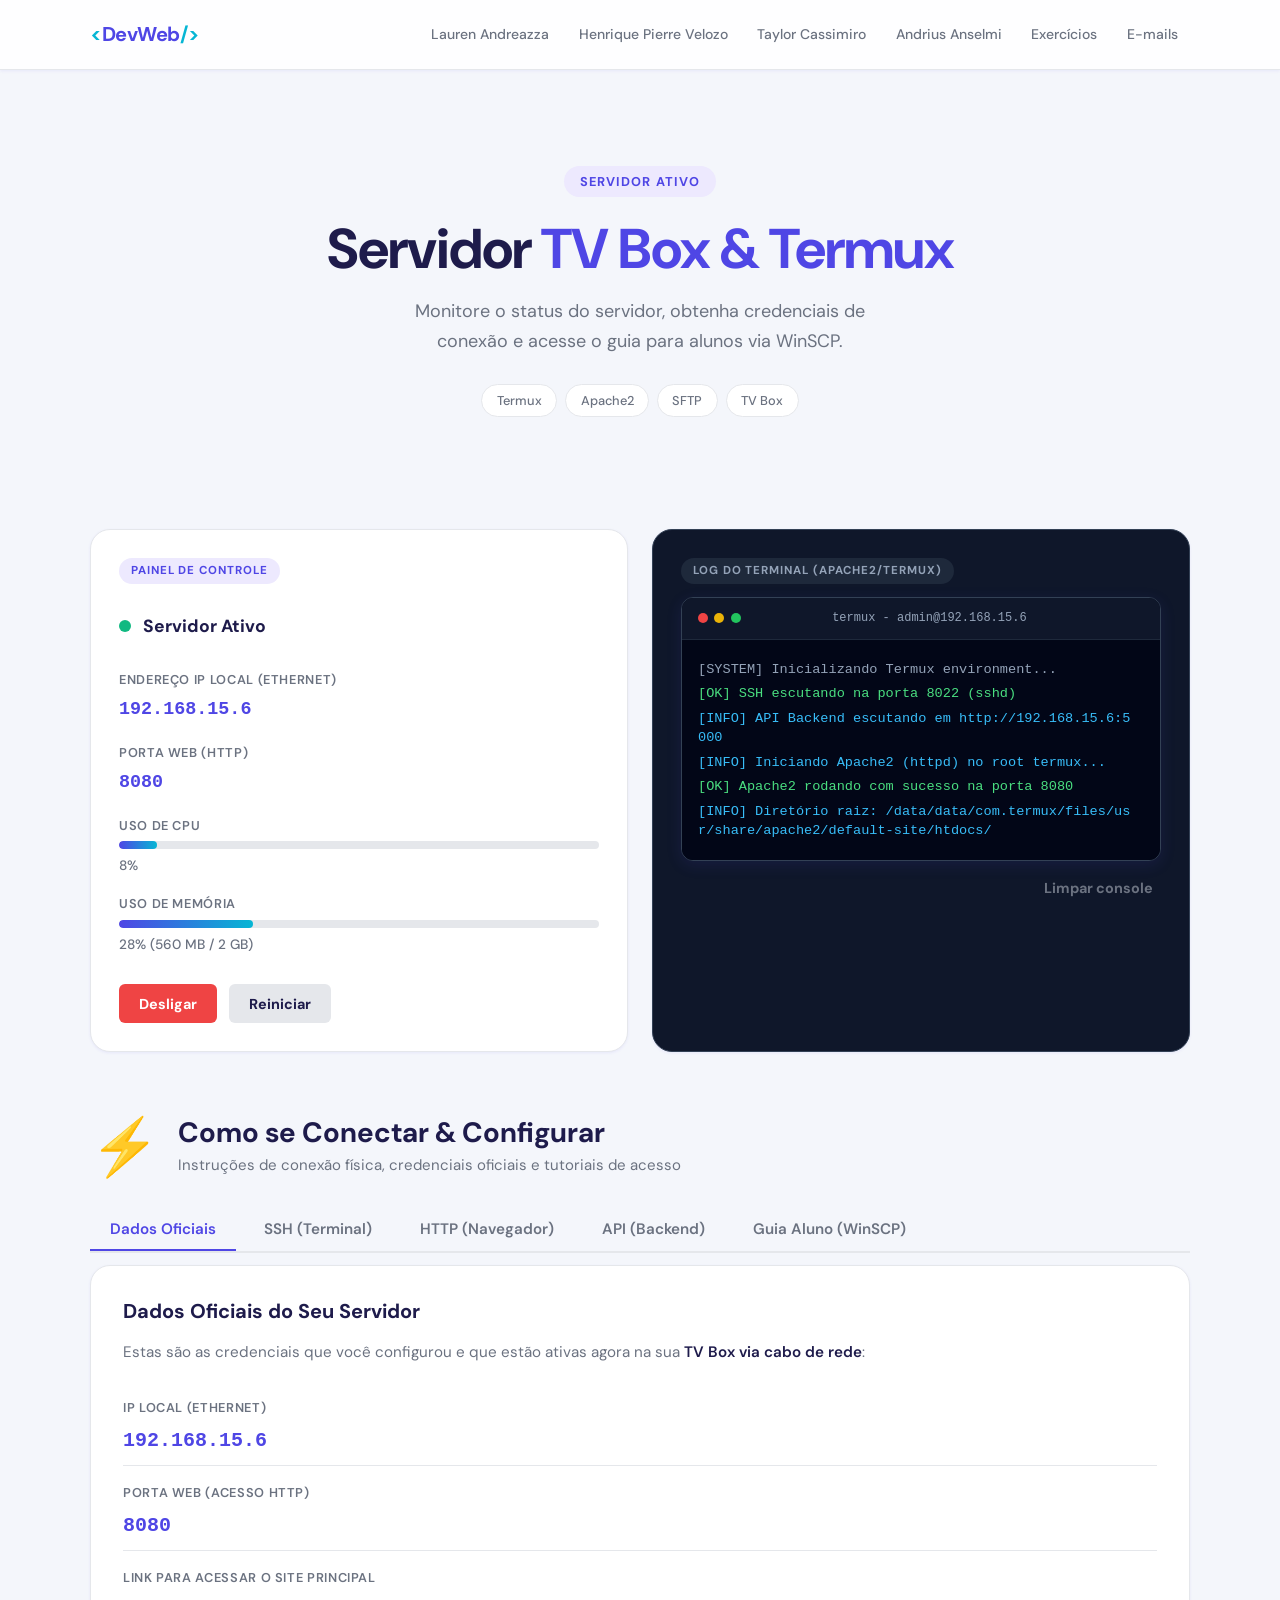
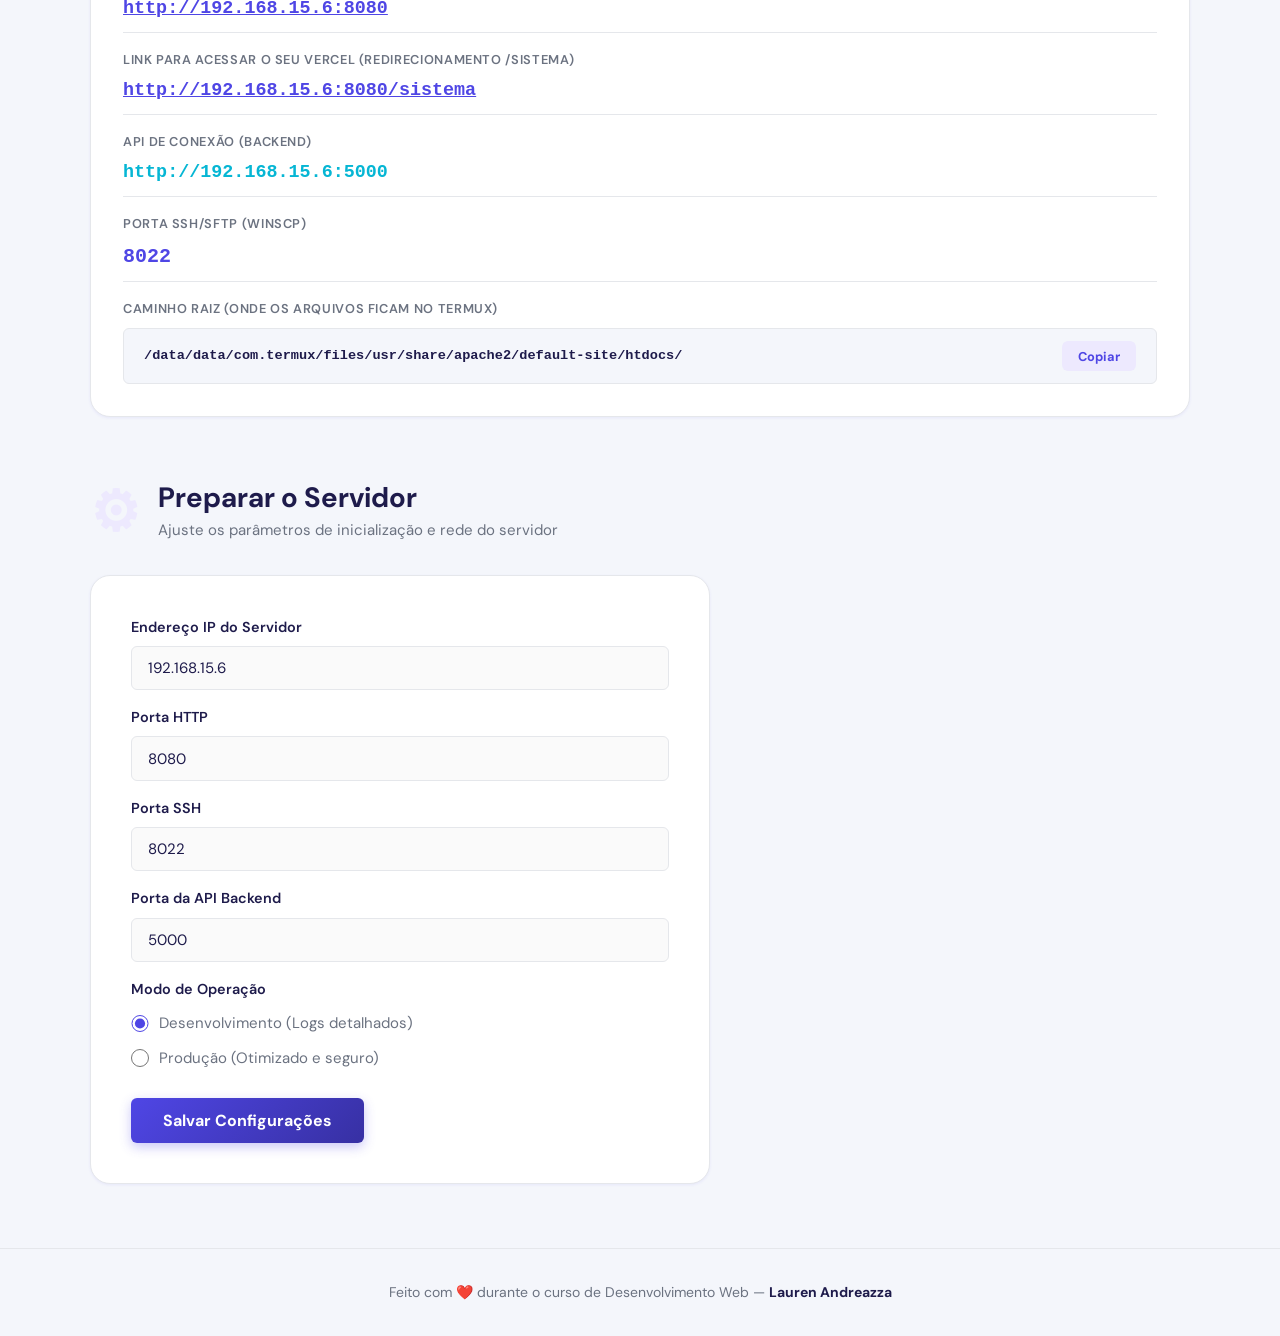
<file: Page_Portifolio/index.html>
<!DOCTYPE html>
<html lang="pt-br">

<head>
    <meta charset="UTF-8">
    <meta name="viewport" content="width=device-width, initial-scale=1.0">
    <title>Servidor — Dev Web</title>
    <meta name="description" content="Portfólio de Desenvolvimento Web - Configuração e conexão do servidor.">
    <link rel="stylesheet" href="css/style.css">
</head>

<body>
    <!-- ===== HEADER ===== -->
    <header class="header-outer">
        <div class="header-inner responsive-wrapper">
            <a href="index.html" class="header-logo">
                <span class="logo-bracket">&lt;</span>DevWeb<span class="logo-bracket">/&gt;</span>
            </a>
            <nav class="header-navigation">
                <ol>
                    <li><a href="https://www.linkedin.com/in/lauren-andreazza/?originalSubdomain=br">Lauren
                            Andreazza</a></li>
                    <li><a href="https://pierrevelozo.com/">Henrique Pierre Velozo</a></li>
                    <li><a href="https://www.linkedin.com/in/taylor-cassimiro/">Taylor Cassimiro</a></li>
                    <li><a href="https://www.linkedin.com/in/andrius-anselmi/">Andrius Anselmi</a></li>
                    <li><a href="Exercicios.html">Exercícios</a></li>
                    <li><a href="E-mails.html">E-mails</a></li>
                </ol>
            </nav>
        </div>
    </header>

    <!-- ===== MAIN CONTENT ===== -->
    <main class="responsive-wrapper">

        <!-- Section Hero -->
        <section class="hero">
            <div class="hero-badge">Servidor Ativo</div>
            <h1 class="hero-title">Servidor <span class="highlight">TV Box &amp; Termux</span></h1>
            <p class="hero-subtitle">Monitore o status do servidor, obtenha credenciais de conexão e acesse o guia para alunos via WinSCP.</p>
            <div class="hero-chips">
                <span class="chip">Termux</span>
                <span class="chip">Apache2</span>
                <span class="chip">SFTP</span>
                <span class="chip">TV Box</span>
            </div>
        </section>

        <!-- Seção do Servidor (Painel Interativo) -->
        <section class="server-dashboard">
            <div class="server-grid">
                
                <!-- Card de Status e Controle -->
                <div class="card server-card-status">
                    <div class="card-tag">Painel de Controle</div>
                    <div class="status-indicator-wrapper">
                        <span class="status-dot online" id="status-dot"></span>
                        <span class="status-text" id="status-text">Servidor Ativo</span>
                    </div>
                    
                    <div class="stats-group">
                        <div class="stat-item">
                            <span class="stat-label">Endereço IP Local (Ethernet)</span>
                            <span class="stat-value" id="server-ip">192.168.15.6</span>
                        </div>
                        <div class="stat-item">
                            <span class="stat-label">Porta Web (HTTP)</span>
                            <span class="stat-value" id="server-port-display">8080</span>
                        </div>
                        <div class="stat-item">
                            <span class="stat-label">Uso de CPU</span>
                            <div class="progress-bar-container">
                                <div class="progress-bar" id="cpu-bar" style="width: 8%"></div>
                            </div>
                            <span class="stat-value-sub" id="cpu-text">8%</span>
                        </div>
                        <div class="stat-item">
                            <span class="stat-label">Uso de Memória</span>
                            <div class="progress-bar-container">
                                <div class="progress-bar" id="ram-bar" style="width: 28%"></div>
                            </div>
                            <span class="stat-value-sub" id="ram-text">28% (560 MB / 2 GB)</span>
                        </div>
                    </div>

                    <div class="server-actions">
                        <button class="btn btn-danger" id="btn-toggle-server" onclick="toggleServer()">Desligar</button>
                        <button class="btn btn-secondary" id="btn-restart-server" onclick="restartServer()">Reiniciar</button>
                    </div>
                </div>

                <!-- Console / Terminal Log em Tempo Real -->
                <div class="card server-card-console">
                    <div class="card-tag">Log do Terminal (Apache2/Termux)</div>
                    <div class="console-window">
                        <div class="console-titlebar">
                            <div class="console-dots">
                                <span class="console-dot close-dot"></span>
                                <span class="console-dot minimize-dot"></span>
                                <span class="console-dot maximize-dot"></span>
                            </div>
                            <span class="console-title">termux - admin@192.168.15.6</span>
                        </div>
                        <div class="console-wrapper">
                            <div class="console-body" id="console-log">
                                <div class="console-line text-system">[SYSTEM] Inicializando Termux environment...</div>
                                <div class="console-line text-success">[OK] SSH escutando na porta 8022 (sshd)</div>
                                <div class="console-line text-info">[INFO] API Backend escutando em http://192.168.15.6:5000</div>
                                <div class="console-line text-info">[INFO] Iniciando Apache2 (httpd) no root termux...</div>
                                <div class="console-line text-success">[OK] Apache2 rodando com sucesso na porta 8080</div>
                                <div class="console-line text-info">[INFO] Diretório raiz: /data/data/com.termux/files/usr/share/apache2/default-site/htdocs/</div>
                            </div>
                        </div>
                    </div>
                    <button class="btn btn-text" onclick="clearLogs()">Limpar console</button>
                </div>
            </div>
        </section>

        <!-- Como se Conectar -->
        <section class="exercise-block" id="como-conectar">
            <header class="exercise-header">
                <span class="exercise-number">⚡</span>
                <div>
                    <h2 class="exercise-title">Como se Conectar &amp; Configurar</h2>
                    <p class="exercise-desc">Instruções de conexão física, credenciais oficiais e tutoriais de acesso</p>
                </div>
            </header>

            <div class="connection-tabs-container">
                <div class="connection-tabs-nav">
                    <button class="tab-btn active" onclick="switchTab('credenciais')">Dados Oficiais</button>
                    <button class="tab-btn" onclick="switchTab('ssh')">SSH (Terminal)</button>
                    <button class="tab-btn" onclick="switchTab('http')">HTTP (Navegador)</button>
                    <button class="tab-btn" onclick="switchTab('api')">API (Backend)</button>
                    <button class="tab-btn" onclick="switchTab('aluno')">Guia Aluno (WinSCP)</button>
                </div>

                <div class="connection-tabs-content card">
                    <!-- Tab Dados Oficiais -->
                    <div class="tab-pane active" id="pane-credenciais">
                        <h3>Dados Oficiais do Seu Servidor</h3>
                        <p>Estas são as credenciais que você configurou e que estão ativas agora na sua <strong>TV Box via cabo de rede</strong>:</p>
                        
                        <div class="stats-group" style="margin-top: 1rem;">
                            <div class="stat-item" style="border-bottom: 1px solid var(--color-border); padding-bottom: 0.5rem;">
                                <span class="stat-label">IP Local (Ethernet)</span>
                                <span class="stat-value" style="font-size: 1.25rem;">192.168.15.6</span>
                            </div>
                            <div class="stat-item" style="border-bottom: 1px solid var(--color-border); padding-bottom: 0.5rem;">
                                <span class="stat-label">Porta Web (Acesso HTTP)</span>
                                <span class="stat-value" style="font-size: 1.25rem;">8080</span>
                            </div>
                            <div class="stat-item" style="border-bottom: 1px solid var(--color-border); padding-bottom: 0.5rem;">
                                <span class="stat-label">Link para acessar o site principal</span>
                                <a href="http://192.168.15.6:8080" target="_blank" class="stat-value" style="font-size: 1.15rem; text-decoration: underline;" id="link-principal">http://192.168.15.6:8080</a>
                            </div>
                            <div class="stat-item" style="border-bottom: 1px solid var(--color-border); padding-bottom: 0.5rem;">
                                <span class="stat-label">Link para acessar o seu Vercel (Redirecionamento /sistema)</span>
                                <a href="http://192.168.15.6:8080/sistema" target="_blank" class="stat-value" style="font-size: 1.15rem; text-decoration: underline;" id="link-vercel">http://192.168.15.6:8080/sistema</a>
                            </div>
                            <div class="stat-item" style="border-bottom: 1px solid var(--color-border); padding-bottom: 0.5rem;">
                                <span class="stat-label">API de Conexão (Backend)</span>
                                <span class="stat-value" style="font-size: 1.15rem; color: var(--color-accent); font-family: monospace;" id="server-api-display">http://192.168.15.6:5000</span>
                            </div>
                            <div class="stat-item" style="border-bottom: 1px solid var(--color-border); padding-bottom: 0.5rem;">
                                <span class="stat-label">Porta SSH/SFTP (WinSCP)</span>
                                <span class="stat-value" style="font-size: 1.25rem;">8022</span>
                            </div>
                            <div class="stat-item">
                                <span class="stat-label">Caminho Raiz (Onde os arquivos ficam no Termux)</span>
                                <div class="code-box" style="margin-top: 0.25rem;">
                                    <code id="code-root-path" style="font-size: 0.85rem;">/data/data/com.termux/files/usr/share/apache2/default-site/htdocs/</code>
                                    <button class="btn-copy" onclick="copyText('code-root-path', this)">Copiar</button>
                                </div>
                            </div>
                        </div>
                    </div>

                    <!-- Tab SSH -->
                    <div class="tab-pane" id="pane-ssh">
                        <h3>Conexão Segura via Terminal (SSH)</h3>
                        <p>Use o terminal de sua preferência para conectar-se remotamente ao Termux na TV Box.</p>
                        <div class="code-box">
                            <code id="code-ssh">ssh admin@192.168.15.6 -p 8022</code>
                            <button class="btn-copy" onclick="copyText('code-ssh', this)">Copiar</button>
                        </div>
                        <ul class="styled-list" style="margin-top: 1rem;">
                            <li>Certifique-se de que a TV Box e o computador estejam na mesma rede local.</li>
                            <li>Use o comando <code>passwd</code> no Termux se precisar redefinir sua senha.</li>
                        </ul>
                    </div>

                    <!-- Tab HTTP -->
                    <div class="tab-pane" id="pane-http">
                        <h3>Acesso Web (HTTP)</h3>
                        <p>Endereço do servidor para testar e ver suas aplicações pelo navegador na rede local.</p>
                        <div class="code-box">
                            <code id="code-http">http://192.168.15.6:8080</code>
                            <button class="btn-copy" onclick="copyText('code-http', this)">Copiar</button>
                        </div>
                        <ul class="styled-list" style="margin-top: 1rem;">
                            <li>O servidor Apache2 hospeda o site principal na raiz do diretório.</li>
                            <li>Para acessar o painel do Vercel, use a subpasta <code>/sistema</code>.</li>
                        </ul>
                    </div>

                    <!-- Tab API -->
                    <div class="tab-pane" id="pane-api">
                        <h3>API de Conexão (Backend)</h3>
                        <p>Para se conectar ao servidor, o frontend do site deve se conectar por meio da API oficial:</p>
                        <div class="code-box">
                            <code id="code-api">http://192.168.15.6:5000</code>
                            <button class="btn-copy" onclick="copyText('code-api', this)">Copiar</button>
                        </div>
                        <ul class="styled-list" style="margin-top: 1rem;">
                            <li>O frontend consome endpoints de dados e funções dinâmicas através deste endereço.</li>
                            <li>Certifique-se de configurar corretamente as variáveis de ambiente locais do seu projeto.</li>
                        </ul>
                    </div>

                    <!-- Tab Aluno (WinSCP) -->
                    <div class="tab-pane" id="pane-aluno">
                        <h3>Guia Rápido: Como um aluno adiciona o site dele (Via WinSCP)</h3>
                        <p style="color: var(--color-text); font-weight: 500;">
                            Para que seus alunos não sobrescrevam os projetos uns dos outros (e não apaguem o seu redirecionamento do <code>/sistema</code>), a melhor prática é que cada um tenha a sua própria pasta.
                        </p>
                        
                        <div class="styled-list" style="margin-top: 1rem; display: flex; flex-direction: column; gap: 1rem;">
                            <div>
                                <strong style="color: var(--color-primary); display: block; margin-bottom: 0.25rem;">Passo 1: Abrir o WinSCP</strong>
                                <span style="font-size: 0.95rem; color: var(--color-text-muted);">Abra o software WinSCP no computador de desenvolvimento.</span>
                            </div>
                            
                            <div>
                                <strong style="color: var(--color-primary); display: block; margin-bottom: 0.25rem;">Passo 2: Preencher os dados de conexão</strong>
                                <ul class="styled-list" style="margin-left: 1rem; margin-top: 0.25rem;">
                                    <li><strong>Protocolo de Arquivo:</strong> SFTP</li>
                                    <li><strong>Host name:</strong> <code>192.168.15.6</code></li>
                                    <li><strong>Port parameter:</strong> <code>8022</code></li>
                                    <li><strong>User name / Password:</strong> (A senha que você criou quando rodou o comando <code>passwd</code> no Termux).</li>
                                </ul>
                            </div>

                            <div>
                                <strong style="color: var(--color-primary); display: block; margin-bottom: 0.25rem;">Passo 3: Navegar até a pasta raiz</strong>
                                <span style="font-size: 0.95rem; color: var(--color-text-muted);">
                                    Na barra superior (ou pressionando <kbd style="background: var(--color-border); padding: 0.1rem 0.3rem; border-radius: 4px; font-family: inherit; font-size: 0.8rem;">Ctrl + O</kbd>), cole o seguinte caminho raiz:
                                </span>
                                <div class="code-box" style="margin-top: 0.5rem; max-width: 100%;">
                                    <code id="code-aluno-path" style="font-size: 0.85rem;">/data/data/com.termux/files/usr/share/apache2/default-site/htdocs/</code>
                                    <button class="btn-copy" onclick="copyText('code-aluno-path', this)">Copiar</button>
                                </div>
                            </div>

                            <div>
                                <strong style="color: var(--color-primary); display: block; margin-bottom: 0.25rem;">Passo 4: Criar o diretório do projeto</strong>
                                <span style="font-size: 0.95rem; color: var(--color-text-muted);">
                                    Clique com o botão direito em um espaço vazio na janela do servidor > <strong>Novo > Diretório</strong>. Dê o nome do seu projeto (ex: <code>site-do-joao</code>).
                                </span>
                            </div>

                            <div>
                                <strong style="color: var(--color-primary); display: block; margin-bottom: 0.25rem;">Passo 5: Enviar os arquivos</strong>
                                <span style="font-size: 0.95rem; color: var(--color-text-muted);">
                                    Dê um duplo clique na nova pasta criada para entrar nela. Arraste todos os seus arquivos (<code>index.html</code>, <code>style.css</code>, etc.) do seu computador para dentro dessa pasta no WinSCP.
                                </span>
                            </div>

                            <div style="background-color: var(--color-primary-light); padding: 1rem; border-radius: var(--radius-md); border-left: 4px solid var(--color-primary);">
                                <strong style="color: var(--color-text); display: block; margin-bottom: 0.25rem;">🌐 Como Acessar no Navegador</strong>
                                <span style="font-size: 0.95rem; color: var(--color-text);">
                                    Abra o navegador e digite o IP, a porta e a pasta do projeto. Exemplo:<br>
                                    <a href="http://192.168.15.6:8080/site-do-joao" target="_blank" style="font-weight: 700; color: var(--color-primary); text-decoration: underline;">http://192.168.15.6:8080/site-do-joao</a>
                                </span>
                            </div>
                        </div>
                    </div>
                </div>
            </div>
        </section>

        <!-- Página/Formulário para Preparar o Servidor -->
        <section class="exercise-block" id="configurar-servidor">
            <header class="exercise-header">
                <span class="exercise-number">⚙</span>
                <div>
                    <h2 class="exercise-title">Preparar o Servidor</h2>
                    <p class="exercise-desc">Ajuste os parâmetros de inicialização e rede do servidor</p>
                </div>
            </header>

            <form onsubmit="saveServerConfig(event)" id="server-config-form">
                <div class="form-group">
                    <label for="server-ip-input">Endereço IP do Servidor</label>
                    <input type="text" id="server-ip-input" name="server_ip" value="192.168.15.6" placeholder="Ex: 192.168.15.6">
                </div>
                <div class="form-group">
                    <label for="server-port-input">Porta HTTP</label>
                    <input type="number" id="server-port-input" name="server_port" value="8080" placeholder="Ex: 8080">
                </div>
                <div class="form-group">
                    <label for="server-ssh-port-input">Porta SSH</label>
                    <input type="number" id="server-ssh-port-input" name="ssh_port" value="8022" placeholder="Ex: 8022">
                </div>
                <div class="form-group">
                    <label for="server-api-port-input">Porta da API Backend</label>
                    <input type="number" id="server-api-port-input" name="api_port" value="5000" placeholder="Ex: 5000">
                </div>
                <div class="form-group">
                    <p class="radio-title">Modo de Operação</p>
                    <div class="radio-group">
                        <div class="radio-option">
                            <input type="radio" id="mode-dev" name="server_mode" value="Desenvolvimento" checked>
                            <label for="mode-dev">Desenvolvimento (Logs detalhados)</label>
                        </div>
                        <div class="radio-option">
                            <input type="radio" id="mode-prod" name="server_mode" value="Produção">
                            <label for="mode-prod">Produção (Otimizado e seguro)</label>
                        </div>
                    </div>
                </div>
                <button type="submit">Salvar Configurações</button>
            </form>
        </section>

    </main>

    <!-- ===== FOOTER ===== -->
    <footer class="site-footer">
        <div class="responsive-wrapper">
            <p>Feito com ❤️ durante o curso de Desenvolvimento Web &mdash; <strong>Lauren Andreazza</strong></p>
        </div>
    </footer>

    <!-- ===== JAVASCRIPT ===== -->
    <script>
        // Alternar abas de conexão
        function switchTab(tabName) {
            // Remove classe active de todos os botões e abas
            document.querySelectorAll('.tab-btn').forEach(btn => btn.classList.remove('active'));
            document.querySelectorAll('.tab-pane').forEach(pane => pane.classList.remove('active'));
            
            // Adiciona classe active no selecionado
            const activeBtn = Array.from(document.querySelectorAll('.tab-btn')).find(btn => {
                const text = btn.innerText.toLowerCase();
                if (tabName === 'credenciais') return text.includes('dados');
                if (tabName === 'aluno') return text.includes('aluno') || text.includes('winscp');
                return text.includes(tabName);
            });
            if (activeBtn) activeBtn.classList.add('active');
            
            const activePane = document.getElementById('pane-' + tabName);
            if (activePane) activePane.classList.add('active');
            
            logToConsole(`[INTERAÇÃO] Alternado para aba de conexão: ${tabName.toUpperCase()}`, 'info');
        }

        // Copiar texto para a área de transferência
        function copyText(elementId, btnElement) {
            const codeText = document.getElementById(elementId).innerText;
            navigator.clipboard.writeText(codeText).then(() => {
                const originalText = btnElement.innerText;
                btnElement.innerText = "Copiado!";
                btnElement.style.background = "var(--color-accent)";
                btnElement.style.color = "#fff";
                
                logToConsole(`[INTERAÇÃO] Comando copiado: "${codeText}"`, 'success');
                
                setTimeout(() => {
                    btnElement.innerText = originalText;
                    btnElement.style.background = "";
                    btnElement.style.color = "";
                }, 1500);
            }).catch(err => {
                logToConsole('[ERRO] Falha ao copiar comando.', 'error');
            });
        }

        // Adiciona linha no console
        function logToConsole(message, type = 'system') {
            const consoleLog = document.getElementById('console-log');
            if (!consoleLog) return;
            
            const line = document.createElement('div');
            line.className = 'console-line';
            
            const now = new Date();
            const timeStr = `[${now.getHours().toString().padStart(2, '0')}:${now.getMinutes().toString().padStart(2, '0')}:${now.getSeconds().toString().padStart(2, '0')}]`;
            
            if (type === 'error') {
                line.className += ' text-error';
                line.innerText = `${timeStr} [ERRO] ${message}`;
            } else if (type === 'success') {
                line.className += ' text-success';
                line.innerText = `${timeStr} [OK] ${message}`;
            } else if (type === 'info') {
                line.className += ' text-info';
                line.innerText = `${timeStr} ${message}`;
            } else {
                line.className += ' text-system';
                line.innerText = `${timeStr} ${message}`;
            }
            
            consoleLog.appendChild(line);
            consoleLog.scrollTop = consoleLog.scrollHeight;
        }

        // Limpar logs
        function clearLogs() {
            const consoleLog = document.getElementById('console-log');
            if (consoleLog) {
                consoleLog.innerHTML = '<div class="console-line text-system">[SISTEMA] Console de logs limpo pelo usuário.</div>';
            }
        }

        // Variável de controle do estado do servidor
        let isServerOnline = true;
        let statsInterval = null;

        // Alternar estado Ligar/Desligar
        function toggleServer() {
            isServerOnline = !isServerOnline;
            const dot = document.getElementById('status-dot');
            const text = document.getElementById('status-text');
            const btn = document.getElementById('btn-toggle-server');
            
            if (isServerOnline) {
                dot.className = "status-dot online";
                text.innerText = "Servidor Ativo";
                btn.innerText = "Desligar";
                btn.className = "btn btn-danger";
                logToConsole("[SISTEMA] Servidor foi iniciado com sucesso.", "success");
                startMetricsSimulation();
            } else {
                dot.className = "status-dot offline";
                text.innerText = "Servidor Inativo";
                btn.innerText = "Ligar";
                btn.className = "btn btn-success";
                logToConsole("[SISTEMA] Servidor foi desligado e todos os serviços parados.", "error");
                stopMetricsSimulation();
                
                // Zera as barras
                document.getElementById('cpu-bar').style.width = '0%';
                document.getElementById('cpu-text').innerText = '0%';
                document.getElementById('ram-bar').style.width = '0%';
                document.getElementById('ram-text').innerText = '0% (Inativo)';
            }
        }

        // Reiniciar Servidor
        function restartServer() {
            logToConsole("[SISTEMA] Reinicializando o servidor...", "system");
            const dot = document.getElementById('status-dot');
            const text = document.getElementById('status-text');
            
            dot.className = "status-dot offline";
            text.innerText = "Reiniciando...";
            
            // Simula reinicialização
            setTimeout(() => {
                if (isServerOnline) {
                    dot.className = "status-dot online";
                    text.innerText = "Servidor Ativo";
                    logToConsole("[SISTEMA] Servidor reiniciado e pronto para receber conexões.", "success");
                } else {
                    logToConsole("[SISTEMA] O servidor está offline. Ligue-o para iniciar.", "info");
                }
            }, 1000);
        }

        // Simulação de uso de recursos
        function startMetricsSimulation() {
            if (statsInterval) clearInterval(statsInterval);
            statsInterval = setInterval(() => {
                if (!isServerOnline) return;
                
                // Gera CPU e RAM aleatórios
                const cpuVal = Math.floor(Math.random() * 20) + 4; // 4% a 24%
                const ramVal = Math.floor(Math.random() * 10) + 24; // 24% a 34%
                
                document.getElementById('cpu-bar').style.width = cpuVal + '%';
                document.getElementById('cpu-text').innerText = cpuVal + '%';
                
                document.getElementById('ram-bar').style.width = ramVal + '%';
                const ramGB = ((ramVal / 100) * 2).toFixed(2);
                document.getElementById('ram-text').innerText = `${ramVal}% (${ramGB} GB / 2 GB)`;
                
                // Ocasionalmente loga um acesso simulado
                if (Math.random() > 0.85) {
                    const randomIP = `192.168.15.${Math.floor(Math.random() * 20) + 2}`;
                    logToConsole(`[APACHE2] GET / HTTP/1.1 de ${randomIP} - Status 200`, 'info');
                }
            }, 3000);
        }

        function stopMetricsSimulation() {
            if (statsInterval) {
                clearInterval(statsInterval);
                statsInterval = null;
            }
        }

        // Salvar configuração do formulário
        function saveServerConfig(event) {
            event.preventDefault();
            
            const ip = document.getElementById('server-ip-input').value;
            const port = document.getElementById('server-port-input').value;
            const sshPort = document.getElementById('server-ssh-port-input').value;
            const apiPort = document.getElementById('server-api-port-input').value;
            const mode = document.querySelector('input[name="server_mode"]:checked').value;
            
            // Atualiza os displays do painel
            document.getElementById('server-ip').innerText = ip;
            document.getElementById('server-port-display').innerText = port;
            document.getElementById('server-api-display').innerText = `http://${ip}:${apiPort}`;
            
            // Atualiza os links
            document.getElementById('link-principal').innerText = `http://${ip}:${port}`;
            document.getElementById('link-principal').href = `http://${ip}:${port}`;
            document.getElementById('link-vercel').innerText = `http://${ip}:${port}/sistema`;
            document.getElementById('link-vercel').href = `http://${ip}:${port}/sistema`;
            
            // Atualiza os comandos
            document.getElementById('code-ssh').innerText = `ssh admin@${ip} -p ${sshPort}`;
            document.getElementById('code-http').innerText = `http://${ip}:${port}`;
            document.getElementById('code-api').innerText = `http://${ip}:${apiPort}`;
            document.getElementById('code-ftp').innerText = `sftp://${ip}:${sshPort}`;
            
            logToConsole(`[CONFIG] Parâmetros alterados! Novo IP: ${ip}, Porta HTTP: ${port}, Porta SSH: ${sshPort}, Porta API: ${apiPort}, Modo: ${mode}`, 'success');
            logToConsole(`[CONFIG] Aplicando modificações e reiniciando serviços...`, 'system');
            
            if (isServerOnline) {
                restartServer();
            }
        }

        // Inicia simulação na primeira carga
        startMetricsSimulation();
    </script>
</body>

</html>
</file>
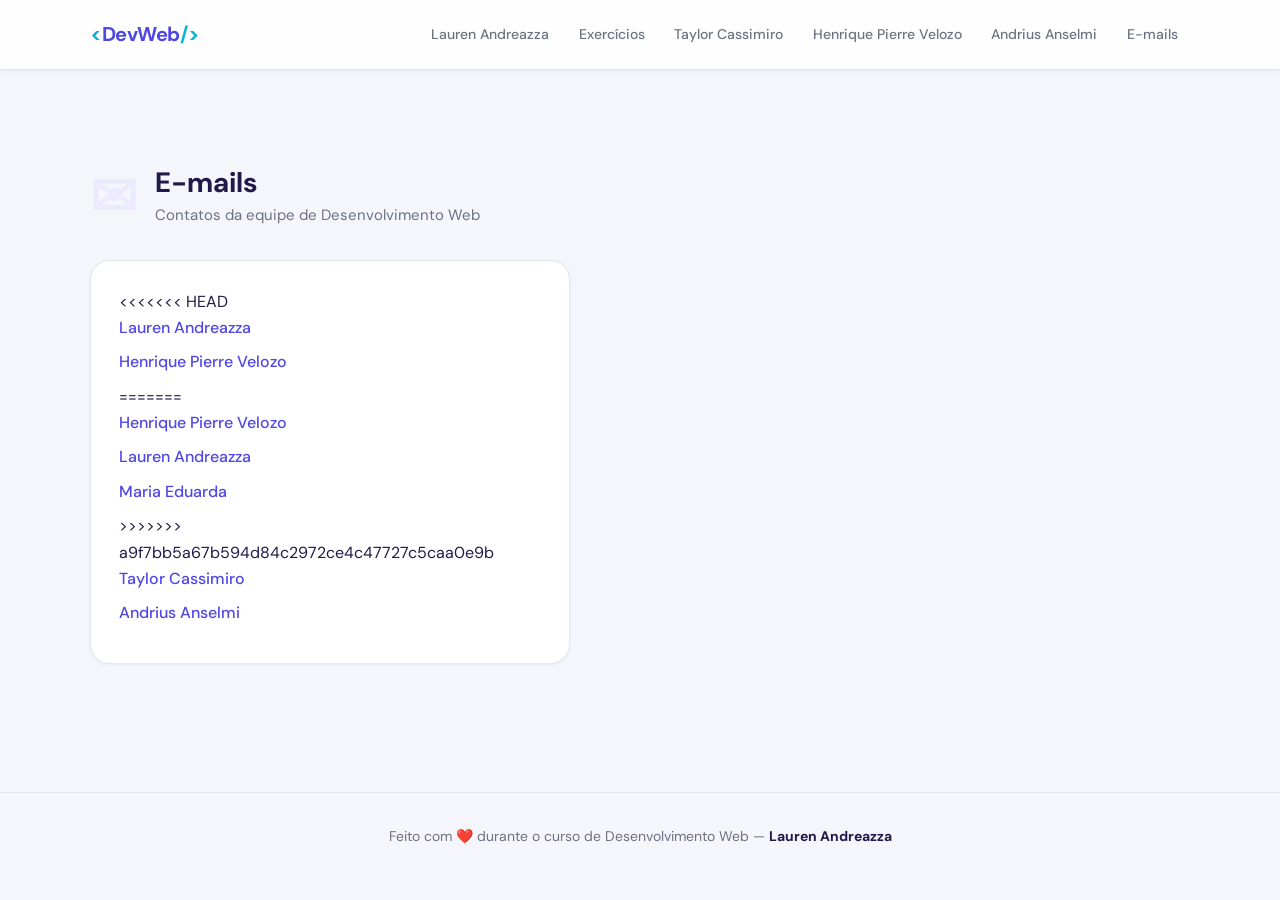
<file: Page_Portifolio/E-mails.html>
<!DOCTYPE html>
<html lang="pt-br">

<head>
    <meta charset="UTF-8">
    <meta name="viewport" content="width=device-width, initial-scale=1.0">
    <title>E-mails — Dev Web</title>
    <link rel="stylesheet" href="css/style.css">
</head>

<body>

    <!-- ===== HEADER ===== -->
    <header class="header-outer">
        <div class="header-inner responsive-wrapper">
            <a href="index.html" class="header-logo">
                <span class="logo-bracket">&lt;</span>DevWeb<span class="logo-bracket">/&gt;</span>
            </a>
            <nav class="header-navigation">
                <ol>
                    <li><a href="https://www.linkedin.com/in/lauren-andreazza/?originalSubdomain=br">Lauren
                            Andreazza</a></li>
                    <li><a href="https://pierrevelozo.com/">Henrique Pierre Velozo</a></li>
                    <li><a href="https://www.linkedin.com/in/taylor-cassimiro/">Taylor Cassimiro</a></li>
                    <li><a href="https://www.linkedin.com/in/andrius-anselmi/">Andrius Anselmi</a></li>
                    <li><a href="Exercicios.html">Exercícios</a></li>
                    <li><a href="E-mails.html">E-mails</a></li>
                </ol>
            </nav>
        </div>
    </header>

    <main class="responsive-wrapper">
        <section class="exercise-block" style="padding-top: 3rem; padding-bottom: 4rem;">
            <header class="exercise-header">
                <span class="exercise-number">✉</span>
                <div>
                    <h1 class="exercise-title">E-mails</h1>
                    <p class="exercise-desc">Contatos da equipe de Desenvolvimento Web</p>
                </div>
            </header>

            <div class="card" style="max-width: 480px;">
                <ol class="email-list">
                    <<<<<<< HEAD <li><a href="mailto:lauren.202512983@unilasalle.edu.br">Lauren Andreazza</a></li>
                        <li><a href="mailto:henrique.202512824@unilasalle.edu.br">Henrique Pierre Velozo</a></li>
                        =======
                        <li><a id="nome1" href="mailto:lauren.202512983@unilasalle.edu.br">Lauren Andreazza</a></li>
                        <li><a id="nome2" href="mailto:henrique.202512824@unilasalle.edu.br">Henrique Pierre Velozo</a>
                        </li>
                        <li><a id="nome3" href="mailto:maria.202512446@unilasalle.edu.br">Maria Eduarda</a></li>
                        >>>>>>> a9f7bb5a67b594d84c2972ce4c47727c5caa0e9b
                        <li><a href="mailto:taylor.202511377@unilasalle.edu.br">Taylor Cassimiro</a></li>
                        <li><a href="mailto:andrius.202411200@unilasalle.edu.br">Andrius Anselmi</a></li>
                </ol>
            </div>
        </section>
    </main>

    <footer class="site-footer">
        <div class="responsive-wrapper">
            <p>Feito com ❤️ durante o curso de Desenvolvimento Web &mdash; <strong>Lauren Andreazza</strong></p>
        </div>
    </footer>

    <script src="js/script.js"></script>
</body>

</html>
</file>
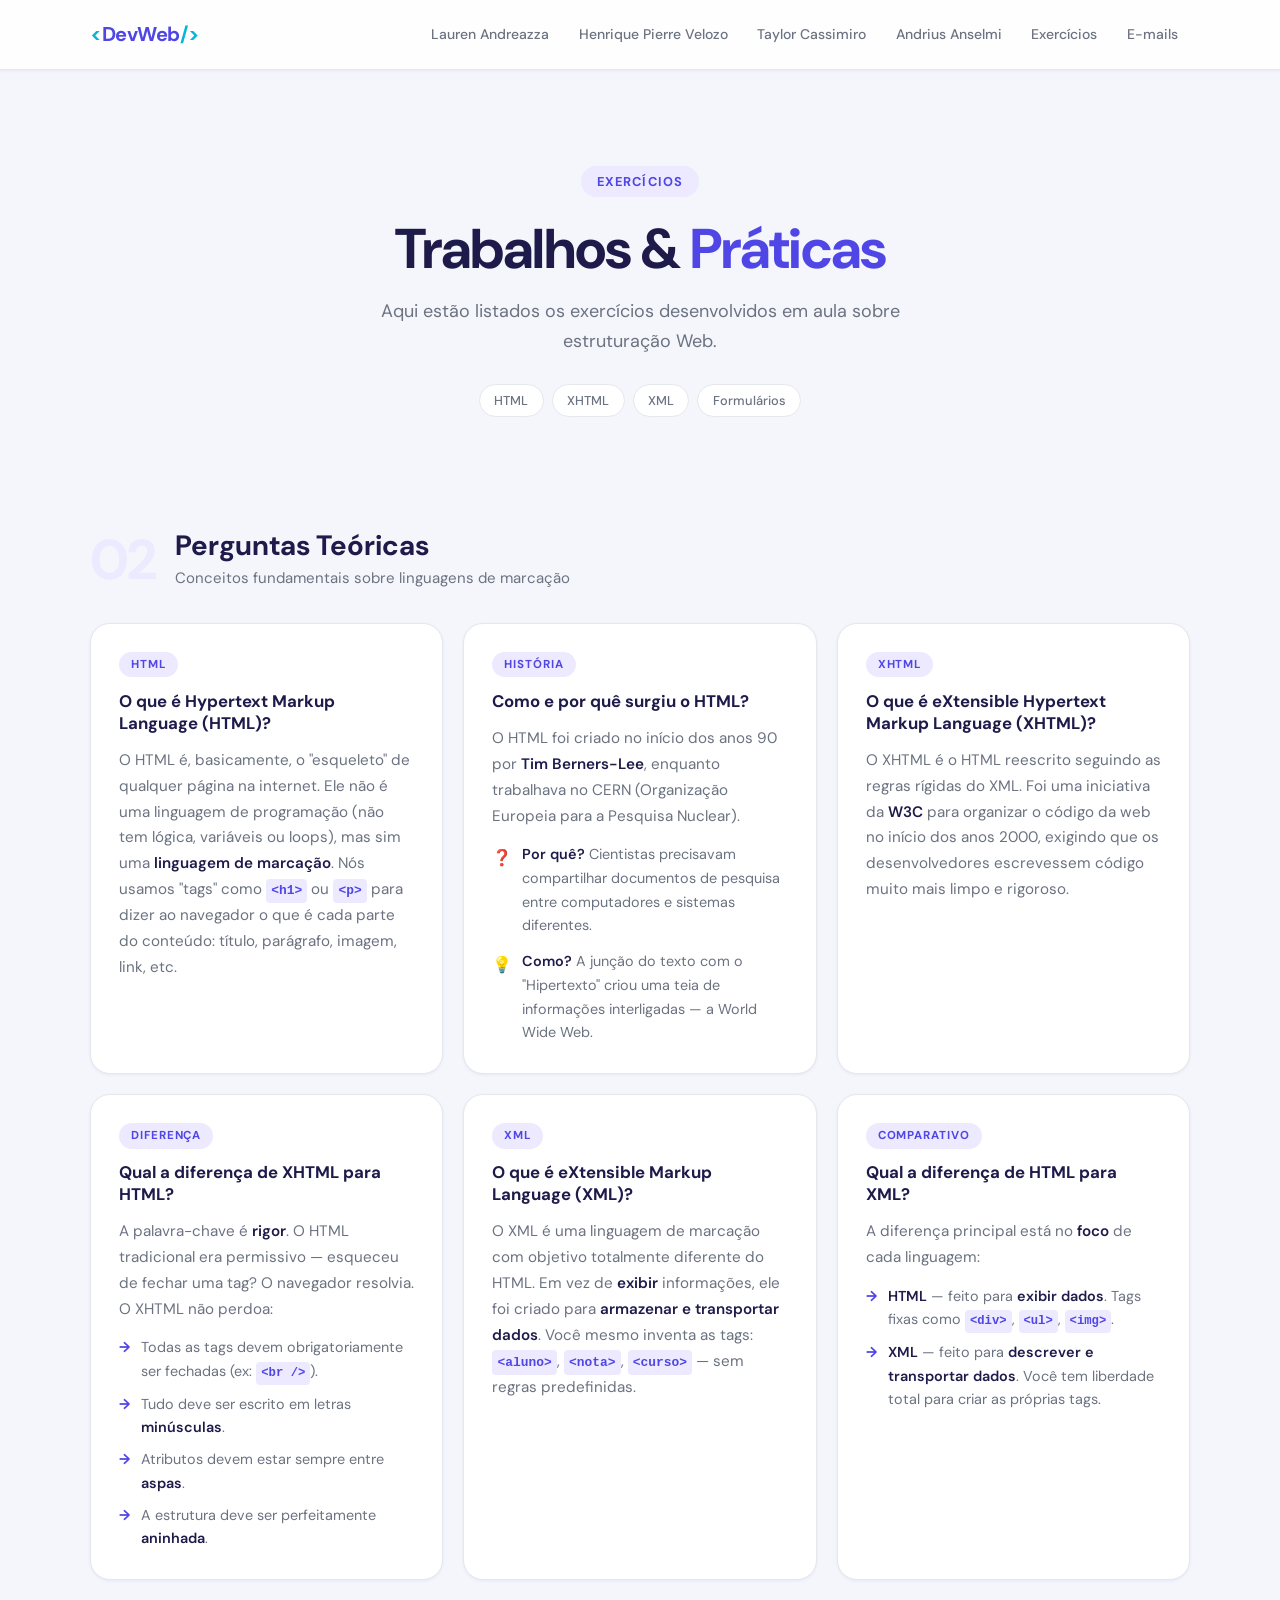
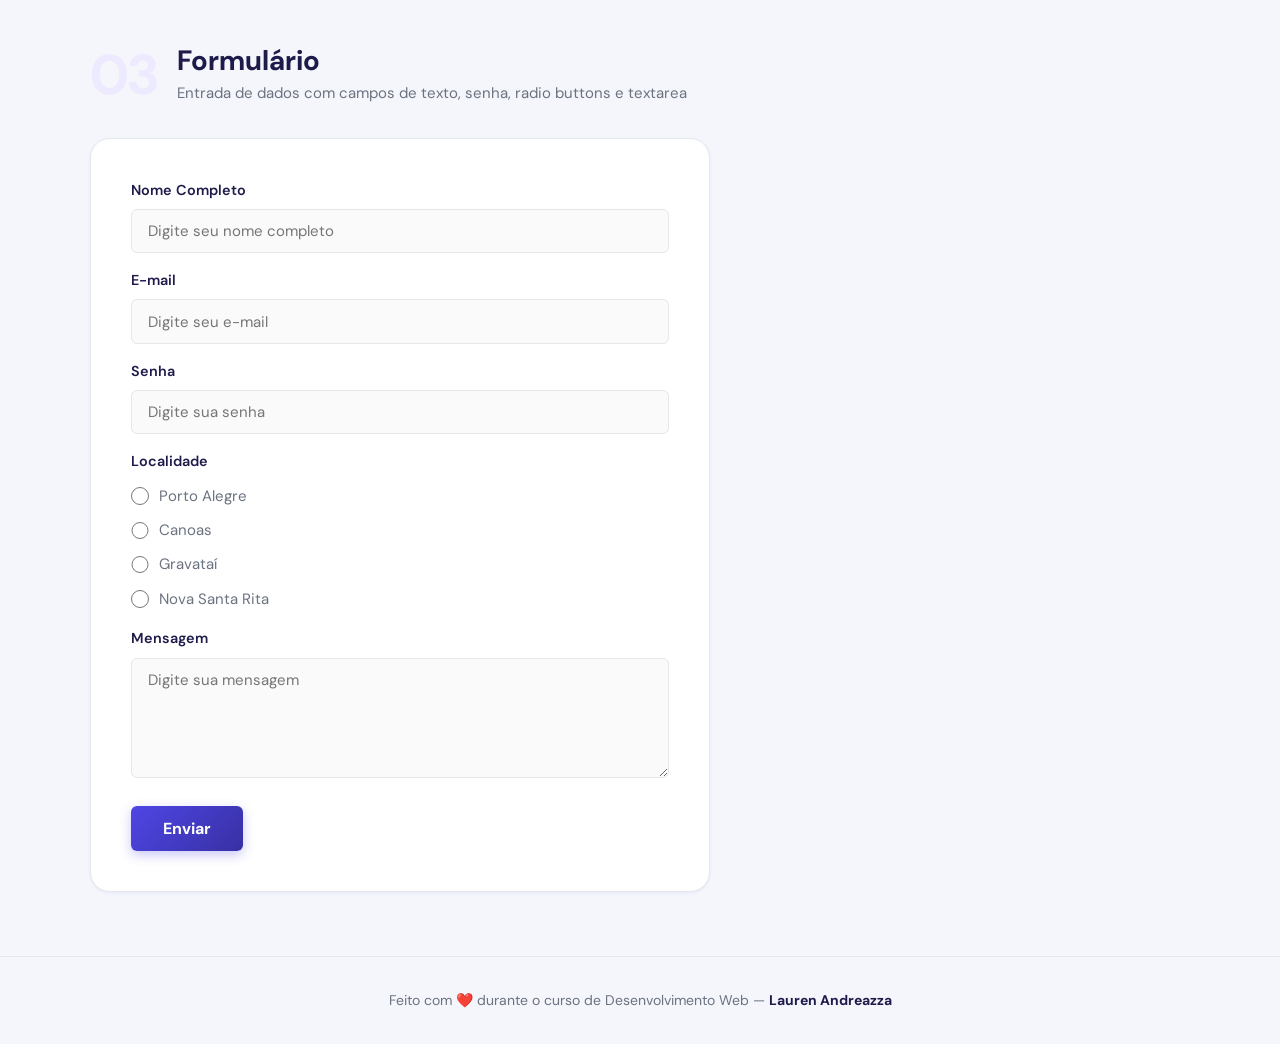
<file: Page_Portifolio/Exercicios.html>
<!DOCTYPE html>
<html lang="pt-br">

<head>
    <meta charset="UTF-8">
    <meta name="viewport" content="width=device-width, initial-scale=1.0">
    <title>Exercícios — Dev Web</title>
    <meta name="description" content="Exercícios de Desenvolvimento Web (HTML, XHTML, XML, Formulários).">
    <link rel="stylesheet" href="css/style.css">
</head>

<body>
    <!-- ===== HEADER ===== -->
    <header class="header-outer">
        <div class="header-inner responsive-wrapper">
            <a href="index.html" class="header-logo">
                <span class="logo-bracket">&lt;</span>DevWeb<span class="logo-bracket">/&gt;</span>
            </a>
            <nav class="header-navigation">
                <ol>
                    <li><a href="https://www.linkedin.com/in/lauren-andreazza/?originalSubdomain=br">Lauren
                            Andreazza</a></li>
                    <li><a href="https://pierrevelozo.com/">Henrique Pierre Velozo</a></li>
                    <li><a href="https://www.linkedin.com/in/taylor-cassimiro/">Taylor Cassimiro</a></li>
                    <li><a href="https://www.linkedin.com/in/andrius-anselmi/">Andrius Anselmi</a></li>
                    <li><a href="Exercicios.html">Exercícios</a></li>
                    <li><a href="E-mails.html">E-mails</a></li>
                </ol>
            </nav>
        </div>
    </header>

    <!-- ===== MAIN CONTENT ===== -->
    <main class="responsive-wrapper">

        <section class="hero">
            <div class="hero-badge">Exercícios</div>
            <h1 class="hero-title">Trabalhos &amp; <span class="highlight">Práticas</span></h1>
            <p class="hero-subtitle">Aqui estão listados os exercícios desenvolvidos em aula sobre estruturação Web.</p>
            <div class="hero-chips">
                <span class="chip">HTML</span>
                <span class="chip">XHTML</span>
                <span class="chip">XML</span>
                <span class="chip">Formulários</span>
            </div>
        </section>

        <!-- Exercício 02 - Perguntas Teóricas -->
        <section class="exercise-block" id="exercicio-2">
            <header class="exercise-header">
                <span class="exercise-number">02</span>
                <div>
                    <h2 class="exercise-title">Perguntas Teóricas</h2>
                    <p class="exercise-desc">Conceitos fundamentais sobre linguagens de marcação</p>
                </div>
            </header>

            <div class="cards-grid">

                <article class="card">
                    <div class="card-tag">HTML</div>
                    <h3>O que é Hypertext Markup Language (HTML)?</h3>
                    <p>O HTML é, basicamente, o "esqueleto" de qualquer página na internet. Ele não é uma linguagem de
                        programação (não tem lógica, variáveis ou loops), mas sim uma <strong>linguagem de
                            marcação</strong>.
                        Nós usamos "tags" como <code>&lt;h1&gt;</code> ou <code>&lt;p&gt;</code> para dizer ao navegador
                        o que é cada parte do conteúdo: título, parágrafo, imagem, link, etc.</p>
                </article>

                <article class="card">
                    <div class="card-tag">História</div>
                    <h3>Como e por quê surgiu o HTML?</h3>
                    <p>O HTML foi criado no início dos anos 90 por <strong>Tim Berners-Lee</strong>, enquanto trabalhava
                        no CERN (Organização Europeia para a Pesquisa Nuclear).</p>
                    <div class="card-list">
                        <div class="card-list-item">
                            <span class="list-icon">❓</span>
                            <span><strong>Por quê?</strong> Cientistas precisavam compartilhar documentos de pesquisa
                                entre computadores e sistemas diferentes.</span>
                        </div>
                        <div class="card-list-item">
                            <span class="list-icon">💡</span>
                            <span><strong>Como?</strong> A junção do texto com o "Hipertexto" criou uma teia de
                                informações interligadas — a World Wide Web.</span>
                        </div>
                    </div>
                </article>

                <article class="card">
                    <div class="card-tag">XHTML</div>
                    <h3>O que é eXtensible Hypertext Markup Language (XHTML)?</h3>
                    <p>O XHTML é o HTML reescrito seguindo as regras rígidas do XML. Foi uma iniciativa da
                        <strong>W3C</strong>
                        para organizar o código da web no início dos anos 2000, exigindo que os desenvolvedores
                        escrevessem código muito mais limpo e rigoroso.
                    </p>
                </article>

                <article class="card">
                    <div class="card-tag">Diferença</div>
                    <h3>Qual a diferença de XHTML para HTML?</h3>
                    <p>A palavra-chave é <strong>rigor</strong>. O HTML tradicional era permissivo — esqueceu de fechar
                        uma tag? O navegador resolvia. O XHTML não perdoa:</p>
                    <ul class="styled-list">
                        <li>Todas as tags devem obrigatoriamente ser fechadas (ex: <code>&lt;br /&gt;</code>).</li>
                        <li>Tudo deve ser escrito em letras <strong>minúsculas</strong>.</li>
                        <li>Atributos devem estar sempre entre <strong>aspas</strong>.</li>
                        <li>A estrutura deve ser perfeitamente <strong>aninhada</strong>.</li>
                    </ul>
                </article>

                <article class="card">
                    <div class="card-tag">XML</div>
                    <h3>O que é eXtensible Markup Language (XML)?</h3>
                    <p>O XML é uma linguagem de marcação com objetivo totalmente diferente do HTML. Em vez de
                        <strong>exibir</strong> informações, ele foi criado para <strong>armazenar e transportar
                            dados</strong>.
                        Você mesmo inventa as tags: <code>&lt;aluno&gt;</code>, <code>&lt;nota&gt;</code>,
                        <code>&lt;curso&gt;</code> — sem regras predefinidas.
                    </p>
                </article>

                <article class="card">
                    <div class="card-tag">Comparativo</div>
                    <h3>Qual a diferença de HTML para XML?</h3>
                    <p>A diferença principal está no <strong>foco</strong> de cada linguagem:</p>
                    <ul class="styled-list">
                        <li><strong>HTML</strong> — feito para <strong>exibir dados</strong>. Tags fixas como
                             <code>&lt;div&gt;</code>, <code>&lt;ul&gt;</code>, <code>&lt;img&gt;</code>.
                        </li>
                        <li><strong>XML</strong> — feito para <strong>descrever e transportar dados</strong>. Você
                            tem liberdade total para criar as próprias tags.</li>
                    </ul>
                </article>

            </div>
        </section>

        <!-- Exercício 03 - Formulário -->
        <section class="exercise-block" id="exercicio-3">
            <header class="exercise-header">
                <span class="exercise-number">03</span>
                <div>
                    <h2 class="exercise-title">Formulário</h2>
                    <p class="exercise-desc">Entrada de dados com campos de texto, senha, radio buttons e textarea</p>
                </div>
            </header>

            <form method="post" action="https://elgio.prof.nom.br/web/le/">
                <div class="form-group">
                    <label for="nome">Nome Completo</label>
                    <input type="text" id="nome" name="nome" placeholder="Digite seu nome completo">
                </div>
                <div class="form-group">
                    <label for="email">E-mail</label>
                    <input type="email" id="email" name="email" placeholder="Digite seu e-mail">
                </div>
                <div class="form-group">
                    <label for="senha">Senha</label>
                    <input type="password" id="senha" name="senha" placeholder="Digite sua senha">
                </div>

                <div class="form-group">
                    <p class="radio-title">Localidade</p>
                    <div class="radio-group">
                        <div class="radio-option">
                            <input type="radio" id="poa" name="localidade" value="Porto Alegre">
                            <label for="poa">Porto Alegre</label>
                        </div>
                        <div class="radio-option">
                            <input type="radio" id="canoas" name="localidade" value="Canoas">
                            <label for="canoas">Canoas</label>
                        </div>
                        <div class="radio-option">
                            <input type="radio" id="gravatai" name="localidade" value="Gravataí">
                            <label for="gravatai">Gravataí</label>
                        </div>
                        <div class="radio-option">
                            <input type="radio" id="Nova_Santa_Rita" name="localidade" value="Nova Santa Rita">
                            <label for="Nova_Santa_Rita">Nova Santa Rita</label>
                        </div>
                    </div>
                </div>

                <div class="form-group">
                    <label for="mensagem">Mensagem</label>
                    <textarea id="mensagem" name="mensagem" rows="4" cols="50"
                        placeholder="Digite sua mensagem"></textarea>
                </div>

                <button type="submit">Enviar</button>
            </form>
        </section>

    </main>

    <!-- ===== FOOTER ===== -->
    <footer class="site-footer">
        <div class="responsive-wrapper">
            <p>Feito com ❤️ durante o curso de Desenvolvimento Web &mdash; <strong>Lauren Andreazza</strong></p>
        </div>
    </footer>

</body>

</html>
</file>
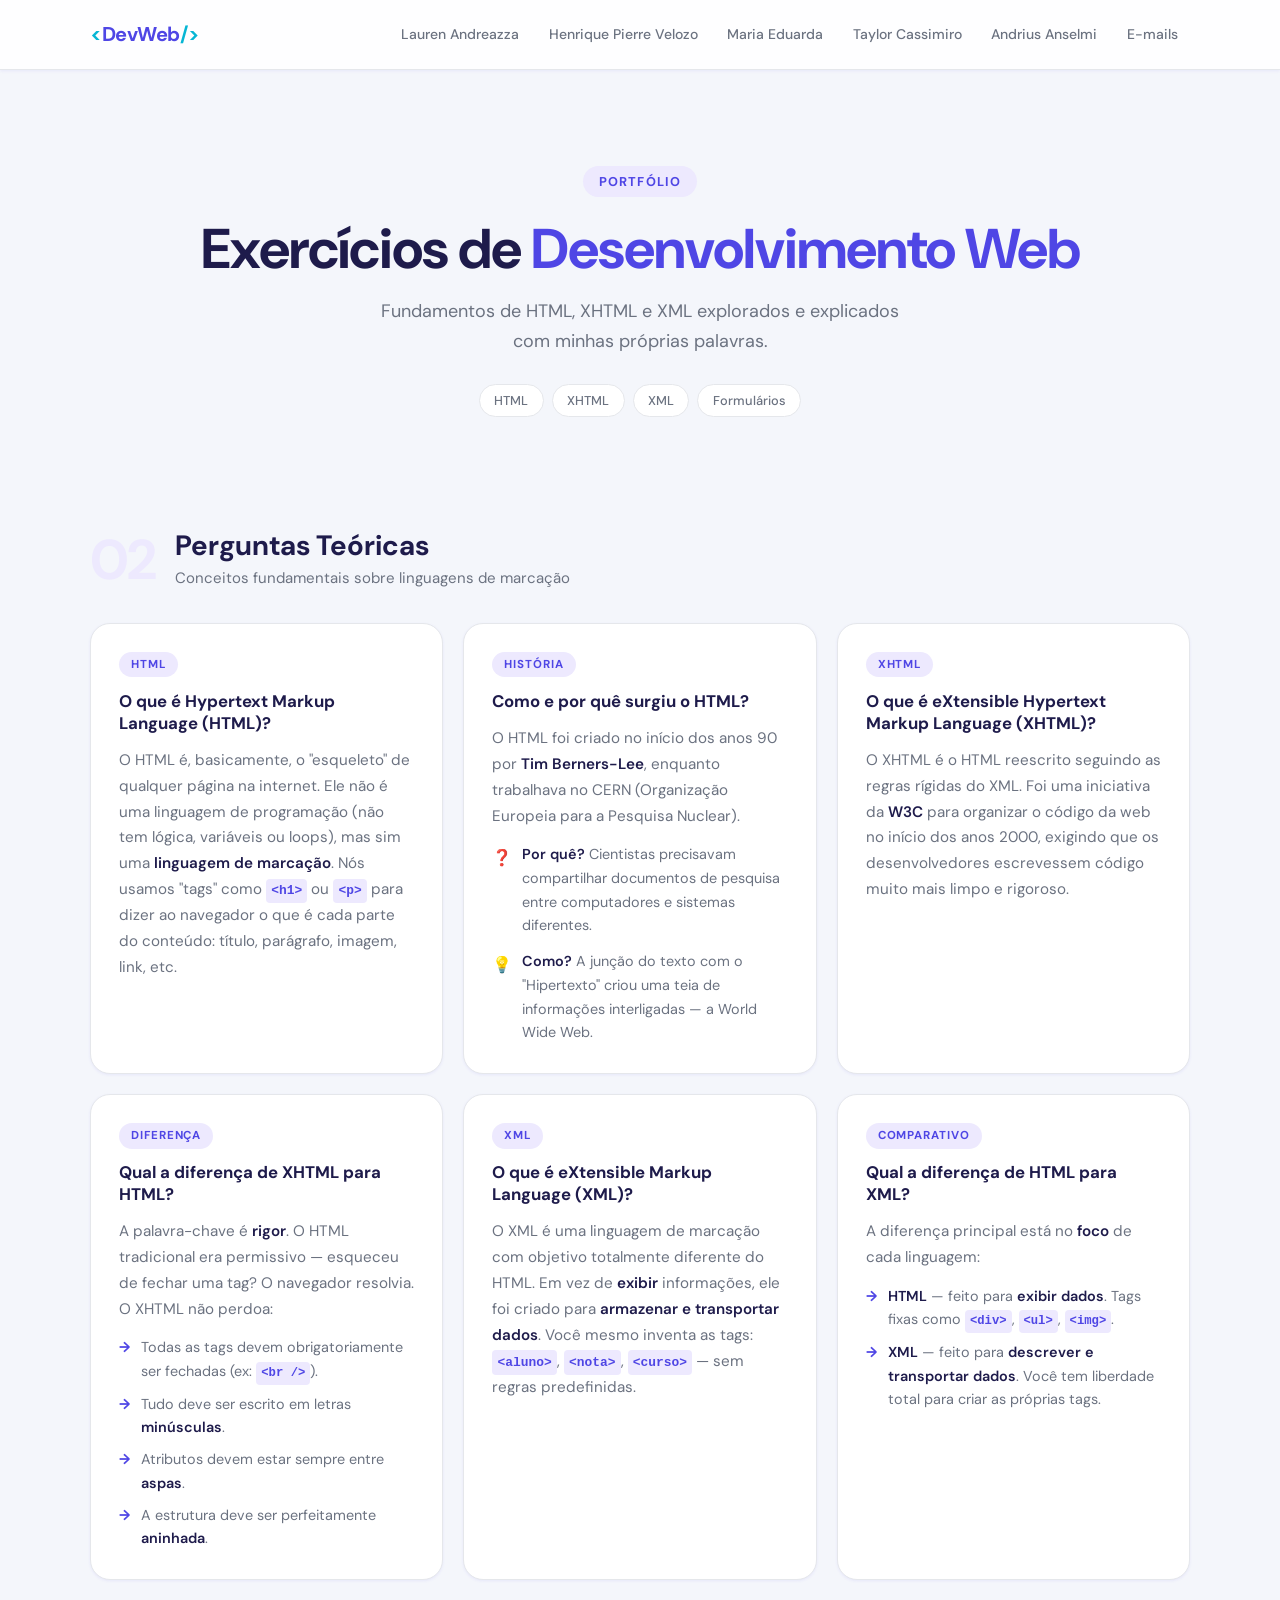
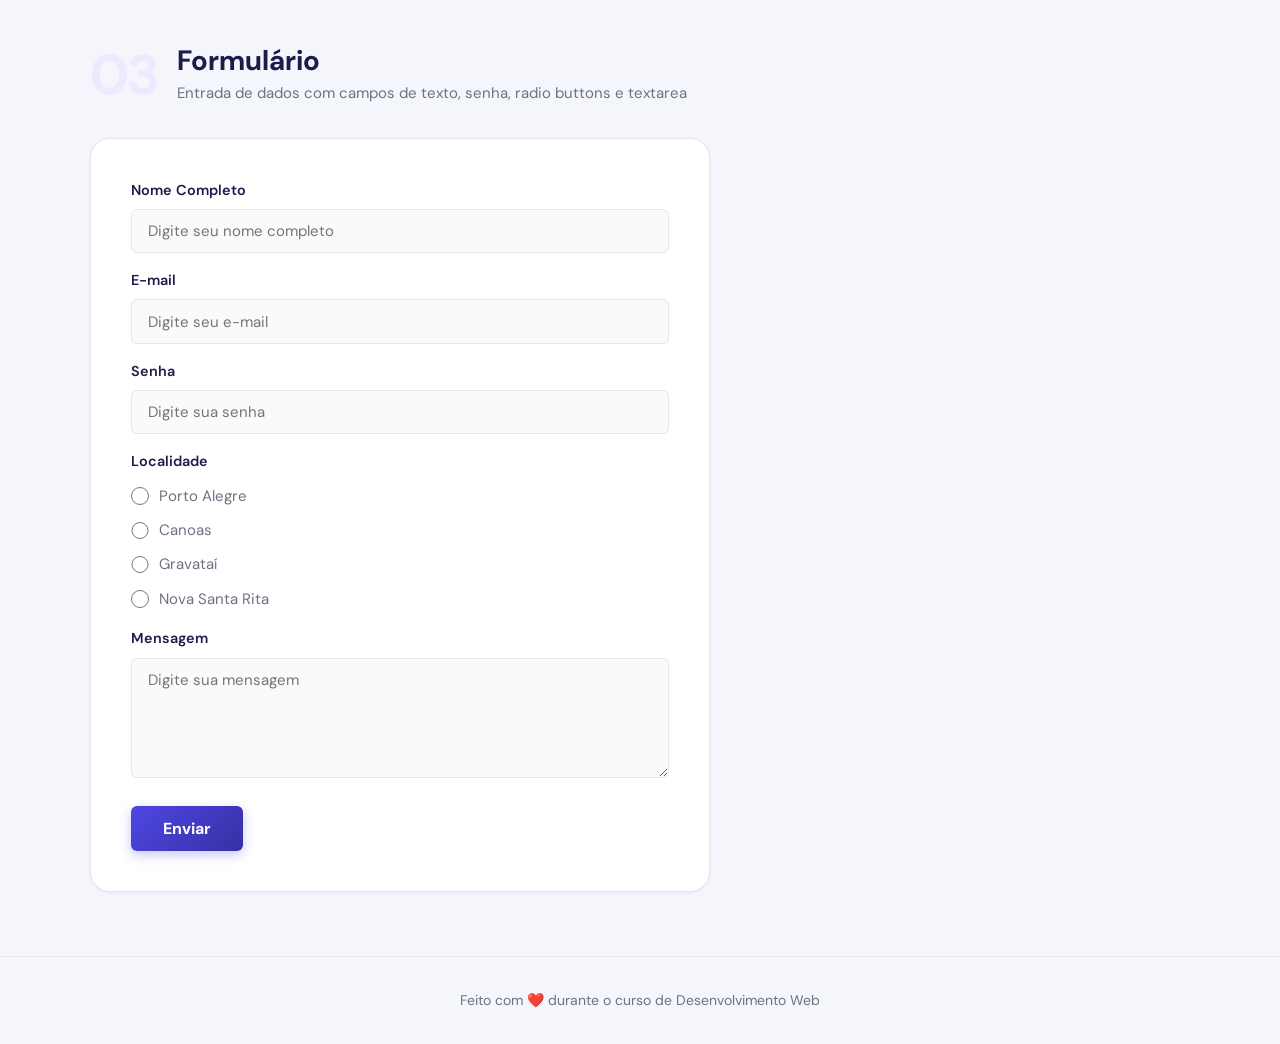
<file: Page_Portifolio/Web.html>
<!--
    =============================================
    Boa noite, Professor! Este é meu HTML.
    Pedi para a IA resumir o funcionamento de cada TAG para facilitar a leitura
    Qualquer dúvida estou a disposição. Ass: Lauren Andreazza
    =============================================
-->

<!DOCTYPE html>
<html lang="pt-br">

<head>
    <meta charset="UTF-8">
    <meta name="viewport" content="width=device-width, initial-scale=1.0">
    <title>Exercícios Dev Web</title>
    <meta name="description" content="Portfólio de exercícios de Desenvolvimento Web.">
    <link rel="stylesheet" href="css/style.css">
</head>

<body>
    <header class="header-outer">
        <div class="header-inner responsive-wrapper">
            <a href="#" class="header-logo">
                <span class="logo-bracket">&lt;</span>DevWeb<span class="logo-bracket">/&gt;</span>
            </a>
            <nav class="header-navigation">
                <ol>
                    <li><a href="https://www.linkedin.com/in/lauren-andreazza/?originalSubdomain=br">Lauren
                            Andreazza</a></li>
                    <li><a href="https://pierrevelozo.com/">Henrique Pierre Velozo</a></li>
                    <li><a href="https://www.linkedin.com/in/eduarda-palmeiro-bruck-da-silva-023674389/">Maria
                            Eduarda</a></li>
                    <li><a href="https://www.linkedin.com/in/taylor-cassimiro/">Taylor Cassimiro</a></li>
                    <li><a href="https://www.linkedin.com/in/andrius-anselmi/">Andrius Anselmi</a></li>
                    <li><a href="E-mails.html">E-mails</a></li>
                </ol>
            </nav>
        </div>
    </header>

    <main class="responsive-wrapper">

        <section class="hero">
            <div class="hero-badge">Portfólio</div>
            <h1 class="hero-title">Exercícios de <span class="highlight">Desenvolvimento Web</span></h1>
            <p class="hero-subtitle">Fundamentos de HTML, XHTML e XML explorados e explicados com minhas próprias
                palavras.</p>
            <div class="hero-chips">
                <span class="chip">HTML</span>
                <span class="chip">XHTML</span>
                <span class="chip">XML</span>
                <span class="chip">Formulários</span>
            </div>
        </section>

        <section class="exercise-block" id="exercicio-2">
            <header class="exercise-header">
                <span class="exercise-number">02</span>
                <div>
                    <h2 class="exercise-title">Perguntas Teóricas</h2>
                    <p class="exercise-desc">Conceitos fundamentais sobre linguagens de marcação</p>
                </div>
            </header>

            <div class="cards-grid">

                <article class="card">
                    <div class="card-tag">HTML</div>
                    <h3>O que é Hypertext Markup Language (HTML)?</h3>
                    <p>O HTML é, basicamente, o "esqueleto" de qualquer página na internet. Ele não é uma linguagem de
                        programação (não tem lógica, variáveis ou loops), mas sim uma <strong>linguagem de
                            marcação</strong>.
                        Nós usamos "tags" como <code>&lt;h1&gt;</code> ou <code>&lt;p&gt;</code> para dizer ao navegador
                        o que é cada parte do conteúdo: título, parágrafo, imagem, link, etc.</p>
                </article>

                <article class="card">
                    <div class="card-tag">História</div>
                    <h3>Como e por quê surgiu o HTML?</h3>
                    <p>O HTML foi criado no início dos anos 90 por <strong>Tim Berners-Lee</strong>, enquanto trabalhava
                        no CERN (Organização Europeia para a Pesquisa Nuclear).</p>
                    <div class="card-list">
                        <div class="card-list-item">
                            <span class="list-icon">❓</span>
                            <span><strong>Por quê?</strong> Cientistas precisavam compartilhar documentos de pesquisa
                                entre computadores e sistemas diferentes.</span>
                        </div>
                        <div class="card-list-item">
                            <span class="list-icon">💡</span>
                            <span><strong>Como?</strong> A junção do texto com o "Hipertexto" criou uma teia de
                                informações interligadas — a World Wide Web.</span>
                        </div>
                    </div>
                </article>

                <article class="card">
                    <div class="card-tag">XHTML</div>
                    <h3>O que é eXtensible Hypertext Markup Language (XHTML)?</h3>
                    <p>O XHTML é o HTML reescrito seguindo as regras rígidas do XML. Foi uma iniciativa da
                        <strong>W3C</strong>
                        para organizar o código da web no início dos anos 2000, exigindo que os desenvolvedores
                        escrevessem código muito mais limpo e rigoroso.
                    </p>
                </article>

                <article class="card">
                    <div class="card-tag">Diferença</div>
                    <h3>Qual a diferença de XHTML para HTML?</h3>
                    <p>A palavra-chave é <strong>rigor</strong>. O HTML tradicional era permissivo — esqueceu de fechar
                        uma tag? O navegador resolvia. O XHTML não perdoa:</p>
                    <ul class="styled-list">
                        <li>Todas as tags devem obrigatoriamente ser fechadas (ex: <code>&lt;br /&gt;</code>).</li>
                        <li>Tudo deve ser escrito em letras <strong>minúsculas</strong>.</li>
                        <li>Atributos devem estar sempre entre <strong>aspas</strong>.</li>
                        <li>A estrutura deve ser perfeitamente <strong>aninhada</strong>.</li>
                    </ul>
                </article>

                <article class="card">
                    <div class="card-tag">XML</div>
                    <h3>O que é eXtensible Markup Language (XML)?</h3>
                    <p>O XML é uma linguagem de marcação com objetivo totalmente diferente do HTML. Em vez de
                        <strong>exibir</strong> informações, ele foi criado para <strong>armazenar e transportar
                            dados</strong>.
                        Você mesmo inventa as tags: <code>&lt;aluno&gt;</code>, <code>&lt;nota&gt;</code>,
                        <code>&lt;curso&gt;</code> — sem regras predefinidas.
                    </p>
                </article>

                <article class="card">
                    <div class="card-tag">Comparativo</div>
                    <h3>Qual a diferença de HTML para XML?</h3>
                    <p>A diferença principal está no <strong>foco</strong> de cada linguagem:</p>
                    <ul class="styled-list">
                        <li><strong>HTML</strong> — feito para <strong>exibir dados</strong>. Tags fixas como
                            <code>&lt;div&gt;</code>, <code>&lt;ul&gt;</code>, <code>&lt;img&gt;</code>.
                        </li>
                        <li><strong>XML</strong> — feito para <strong>descrever e transportar dados</strong>. Você
                            tem liberdade total para criar as próprias tags.</li>
                    </ul>
                </article>

            </div>
        </section>

        <section class="exercise-block" id="exercicio-3">
            <header class="exercise-header">
                <span class="exercise-number">03</span>
                <div>
                    <h2 class="exercise-title">Formulário</h2>
                    <p class="exercise-desc">Entrada de dados com campos de texto, senha, radio buttons e textarea</p>
                </div>
            </header>

            <form method="post" action="https://elgio.prof.nom.br/web/le/">
                <div class="form-group">
                    <label for="nome">Nome Completo</label>
                    <input type="text" id="nome" name="nome" placeholder="Digite seu nome completo">
                </div>
                <div class="form-group">
                    <label for="email">E-mail</label>
                    <input type="email" id="email" name="email" placeholder="Digite seu e-mail">
                </div>
                <div class="form-group">
                    <label for="senha">Senha</label>
                    <input type="password" id="senha" name="senha" placeholder="Digite sua senha">
                </div>

                <div class="form-group">
                    <p class="radio-title">Localidade</p>
                    <div class="radio-group">
                        <div class="radio-option">
                            <input type="radio" id="poa" name="localidade" value="Porto Alegre">
                            <label for="poa">Porto Alegre</label>
                        </div>
                        <div class="radio-option">
                            <input type="radio" id="canoas" name="localidade" value="Canoas">
                            <label for="canoas">Canoas</label>
                        </div>
                        <div class="radio-option">
                            <input type="radio" id="gravatai" name="localidade" value="Gravataí">
                            <label for="gravatai">Gravataí</label>
                        </div>
                        <div class="radio-option">
                            <input type="radio" id="Nova_Santa_Rita" name="localidade" value="Nova Santa Rita">
                            <label for="Nova_Santa_Rita">Nova Santa Rita</label>
                        </div>
                    </div>
                </div>

                <div class="form-group">
                    <label for="mensagem">Mensagem</label>
                    <textarea id="mensagem" name="mensagem" rows="4" cols="50"
                        placeholder="Digite sua mensagem"></textarea>
                </div>

                <button type="submit">Enviar</button>
            </form>
        </section>

    </main>

    <footer class="site-footer">
        <div class="responsive-wrapper">
            <p>Feito com ❤️ durante o curso de Desenvolvimento Web</p>
        </div>
    </footer>

</body>

</html>
</file>
<file: Page_Portifolio/css/style.css>
@import url("https://fonts.googleapis.com/css2?family=DM+Sans:ital,opsz,wght@0,9..40,400;0,9..40,500;0,9..40,700;1,9..40,400&display=swap");


*,
*::after,
*::before {
    box-sizing: border-box;

    margin: 0;

    padding: 0;

}


:root {
    --header-outer-height: 70px;

    --header-inner-height: 70px;

    --header-height-difference: calc(var(--header-outer-height) - var(--header-inner-height));

    --header-bg: #ffffff;



    --color-bg: #f4f6fb;

    --color-surface: #ffffff;

    --color-primary: #4f46e5;

    --color-primary-light: #ede9fe;

    --color-primary-dark: #3730a3;

    --color-accent: #06b6d4;

    --color-text: #1e1b4b;

    --color-text-muted: #6b7280;

    --color-border: #e5e7eb;

    --color-code-bg: #ede9fe;

    --color-code-text: #4f46e5;



    --shadow-sm: 0 1px 3px rgba(79, 70, 229, 0.08);

    --shadow-md: 0 4px 16px rgba(79, 70, 229, 0.12);

    --shadow-lg: 0 12px 40px rgba(79, 70, 229, 0.16);



    --radius-sm: 6px;

    --radius-md: 12px;

    --radius-lg: 20px;


    --transition: 0.25s ease;

}


html {
    scroll-behavior: smooth;

}


body {
    font-family: "DM Sans", sans-serif;

    background-color: var(--color-bg);

    color: var(--color-text);

    line-height: 1.65;

    -webkit-font-smoothing: antialiased;

}


.responsive-wrapper {
    width: 90%;

    max-width: 1100px;

    margin-left: auto;

    margin-right: auto;

}


.header-outer {
    height: var(--header-outer-height);

    position: sticky;

    top: 0;

    z-index: 100;

    display: flex;

    align-items: center;

    background-color: rgba(255, 255, 255, 0.85);

    backdrop-filter: blur(12px);

    -webkit-backdrop-filter: blur(12px);

    border-bottom: 1px solid var(--color-border);

    box-shadow: var(--shadow-sm);

}


.header-inner {
    height: var(--header-inner-height);

    display: flex;

    align-items: center;

    justify-content: space-between;

    gap: 1.5rem;

}


.header-logo {
    font-size: 1.25rem;

    font-weight: 700;

    color: var(--color-primary);

    text-decoration: none;

    letter-spacing: -0.5px;

    flex-shrink: 0;

}

.logo-bracket {
    color: var(--color-accent);

}


.header-navigation {
    display: flex;

    align-items: center;

}

.header-navigation ol {
    display: flex;

    flex-wrap: nowrap;

    list-style: none;

    gap: 0.15rem;

}

.header-navigation a {
    display: none;

    font-size: 0.775rem;

    font-weight: 500;

    color: var(--color-text-muted);

    text-decoration: none;

    padding: 0.25rem 0.45rem;

    border-radius: var(--radius-sm);

    transition: background-color var(--transition), color var(--transition);

    white-space: nowrap;

}


.header-navigation a:hover {
    background-color: var(--color-primary-light);

    color: var(--color-primary);

}


@media (min-width: 800px) {
    .header-navigation a {
        display: inline-block;

    }
}

@media (min-width: 1024px) {
    .header-navigation ol {
        gap: 0.35rem;
    }
    .header-navigation a {
        font-size: 0.875rem;
        padding: 0.35rem 0.75rem;
    }
}


main {
    padding-top: 3rem;

    padding-bottom: 4rem;

    display: flex;

    flex-direction: column;

    gap: 4rem;

}


.hero {
    text-align: center;

    padding: 3rem 1rem;

}

.hero-badge {
    display: inline-block;

    background-color: var(--color-primary-light);

    color: var(--color-primary);

    font-size: 0.8rem;

    font-weight: 700;

    letter-spacing: 0.08em;

    text-transform: uppercase;

    padding: 0.3rem 1rem;

    border-radius: 100px;

    margin-bottom: 1.25rem;

}

.hero-title {
    font-size: clamp(2rem, 5vw, 3.5rem);

    font-weight: 700;

    line-height: 1.15;

    letter-spacing: -1px;

    margin-bottom: 1rem;

    color: var(--color-text);

}

.hero-title .highlight {
    color: var(--color-primary);

    position: relative;

}

.hero-subtitle {
    font-size: 1.125rem;

    color: var(--color-text-muted);

    max-width: 520px;

    margin: 0 auto 1.75rem;

}

.hero-chips {
    display: flex;

    justify-content: center;

    flex-wrap: wrap;

    gap: 0.5rem;

}

.chip {
    background-color: var(--color-surface);

    border: 1px solid var(--color-border);

    color: var(--color-text-muted);

    font-size: 0.8rem;

    font-weight: 500;

    padding: 0.3rem 0.9rem;

    border-radius: 100px;

}


.exercise-block {
    display: flex;

    flex-direction: column;

    gap: 2rem;

}

.exercise-header {
    display: flex;

    align-items: center;

    gap: 1.25rem;

}

.exercise-number {
    font-size: 3.5rem;

    font-weight: 700;

    line-height: 1;

    color: var(--color-primary-light);

    letter-spacing: -2px;

    flex-shrink: 0;

    user-select: none;

}

.exercise-title {
    font-size: 1.75rem;

    font-weight: 700;

    color: var(--color-text);

    line-height: 1.2;

}

.exercise-desc {
    font-size: 0.9375rem;

    color: var(--color-text-muted);

    margin-top: 0.2rem;

}


.cards-grid {
    display: grid;

    grid-template-columns: repeat(auto-fill, minmax(320px, 1fr));




    gap: 1.25rem;

}


.card {
    background-color: var(--color-surface);

    border: 1px solid var(--color-border);

    border-radius: var(--radius-lg);

    padding: 1.75rem;

    display: flex;

    flex-direction: column;

    gap: 0.85rem;

    box-shadow: var(--shadow-sm);

    transition: box-shadow var(--transition), transform var(--transition);

}


.card:hover {
    box-shadow: var(--shadow-md);

    transform: translateY(-3px);

}


.card--wide {
    grid-column: 1 / -1;

}


.card-tag {
    display: inline-block;

    align-self: flex-start;

    background-color: var(--color-primary-light);

    color: var(--color-primary);

    font-size: 0.72rem;

    font-weight: 700;

    text-transform: uppercase;

    letter-spacing: 0.08em;

    padding: 0.2rem 0.75rem;

    border-radius: 100px;

}

.card h3 {
    font-size: 1.05rem;

    font-weight: 700;

    color: var(--color-text);

    line-height: 1.3;

}

.card p {
    font-size: 0.95rem;

    color: var(--color-text-muted);

    line-height: 1.7;

}

.card strong {
    color: var(--color-text);

    font-weight: 600;

}


.card-list {
    display: flex;

    flex-direction: column;

    gap: 0.75rem;

}

.card-list-item {
    display: flex;

    align-items: flex-start;

    gap: 0.6rem;

    font-size: 0.9rem;

    color: var(--color-text-muted);

}

.list-icon {
    font-size: 1rem;

    flex-shrink: 0;

    margin-top: 0.1rem;

}


.styled-list {
    list-style: none;

    display: flex;

    flex-direction: column;

    gap: 0.5rem;

    padding-left: 0;

}

.styled-list li {
    font-size: 0.9rem;

    color: var(--color-text-muted);

    padding-left: 1.4rem;

    position: relative;

}


.styled-list li::before {
    content: "→";

    position: absolute;

    left: 0;

    color: var(--color-primary);

    font-weight: 700;

}


.comparison {
    display: flex;

    flex-wrap: wrap;

    align-items: center;

    gap: 1rem;

    margin-top: 0.5rem;

}

.comparison-item {
    flex: 1;

    min-width: 220px;

    padding: 1.25rem;

    border-radius: var(--radius-md);

    border: 1px solid var(--color-border);

    display: flex;

    flex-direction: column;

    gap: 0.6rem;

}

.comparison-item--html {
    border-left: 4px solid var(--color-primary);

    background-color: #fafafe;

}

.comparison-item--xml {
    border-left: 4px solid var(--color-accent);

    background-color: #f0fbfd;

}

.comparison-label {
    font-size: 0.75rem;

    font-weight: 700;

    text-transform: uppercase;

    letter-spacing: 0.08em;

    color: var(--color-primary);

}

.comparison-item--xml .comparison-label {
    color: var(--color-accent);

}

.comparison-divider {
    font-weight: 700;

    font-size: 0.85rem;

    color: var(--color-text-muted);

    text-align: center;

    flex-shrink: 0;

}


code {
    display: inline-block;

    font-family: "Courier New", Courier, monospace;

    font-size: 0.85em;

    background-color: var(--color-code-bg);

    color: var(--color-code-text);

    padding: 0.1em 0.4em;

    border-radius: 4px;

    font-weight: 600;

}


form {
    background-color: var(--color-surface);

    border: 1px solid var(--color-border);

    border-radius: var(--radius-lg);

    padding: 2.5rem;

    box-shadow: var(--shadow-sm);

    display: flex;

    flex-direction: column;

    gap: 0.25rem;

    max-width: 620px;

}

.form-group {
    display: flex;

    flex-direction: column;

    gap: 0.4rem;

    margin-bottom: 0.75rem;

}

form label {
    font-weight: 600;

    font-size: 0.9rem;

    color: var(--color-text);

}


form input:not([type="radio"]):not([type="checkbox"]),
form textarea {
    width: 100%;

    padding: 0.7rem 1rem;

    border: 1.5px solid var(--color-border);

    border-radius: var(--radius-sm);

    font-family: inherit;

    font-size: 0.9375rem;

    background-color: #fafafa;

    color: var(--color-text);

    transition: border-color var(--transition), box-shadow var(--transition);

}


form input:not([type="radio"]):not([type="checkbox"]):focus,
form textarea:focus {
    outline: none;

    border-color: var(--color-primary);

    background-color: #fff;

    box-shadow: 0 0 0 3px rgba(79, 70, 229, 0.12);

}

form textarea {
    resize: vertical;

    min-height: 120px;

}


form button[type="submit"] {
    align-self: flex-start;

    margin-top: 0.75rem;

    background: linear-gradient(135deg, var(--color-primary), var(--color-primary-dark));

    color: #fff;

    font-family: inherit;

    font-weight: 700;

    font-size: 1rem;

    padding: 0.75rem 2rem;

    border: none;

    border-radius: var(--radius-sm);

    cursor: pointer;

    transition: opacity var(--transition), transform var(--transition);

    box-shadow: 0 4px 12px rgba(79, 70, 229, 0.3);

}


form button[type="submit"]:hover {
    opacity: 0.9;

    transform: translateY(-2px);

}


.radio-title {
    font-weight: 600;

    font-size: 0.9rem;

    color: var(--color-text);

    margin-bottom: 0.2rem;

}

.radio-group {
    display: flex;

    flex-direction: column;

    gap: 0.6rem;

}

.radio-option {
    display: flex;

    align-items: center;

    gap: 0.625rem;

}

.radio-option input[type="radio"] {
    width: 1.1rem;

    height: 1.1rem;

    margin: 0;

    cursor: pointer;

    accent-color: var(--color-primary);

    flex-shrink: 0;

}

.radio-option label {
    margin: 0;

    font-weight: 400;

    font-size: 0.9375rem;

    cursor: pointer;

    color: var(--color-text-muted);

}


.email-list {
    list-style: none;

    padding: 0;

}

.email-list li {
    margin-bottom: 0.5rem;

}

.email-list a {
    color: var(--color-primary);

    text-decoration: none;

    font-weight: 500;

}

.email-list a:hover {
    text-decoration: underline;

}


.site-footer {
    border-top: 1px solid var(--color-border);

    padding: 2rem 0;

    text-align: center;

    color: var(--color-text-muted);

    font-size: 0.875rem;

}

.site-footer strong {
    color: var(--color-text);

}


.widget {
    width: 100%;

    max-width: 600px;

    border-radius: var(--radius-md);

    box-shadow: var(--shadow-md);

    background-color: var(--color-surface);

    padding: 2.5rem;

    margin-left: auto;

    margin-right: auto;

    margin-bottom: 2rem;

    font-size: 1.125rem;

}


.widget>*+* {
    margin-top: 1.25em;

}

.widget h2 {
    font-size: 1.5rem;

    font-weight: 700;

    line-height: 1.25;

}

.widget strong {
    font-weight: 700;
}

/* =============================================
   PAINEL DO SERVIDOR (DASHBOARD)
   ============================================= */
.server-dashboard {
    width: 100%;
}

.server-grid {
    display: grid;
    grid-template-columns: repeat(auto-fit, minmax(350px, 1fr));
    gap: 1.5rem;
}

/* Status do Servidor */
.server-card-status {
    display: flex;
    flex-direction: column;
    gap: 1.25rem;
}

.status-indicator-wrapper {
    display: flex;
    align-items: center;
    gap: 0.75rem;
    padding: 0.5rem 0;
}

.status-dot {
    width: 12px;
    height: 12px;
    border-radius: 50%;
    position: relative;
}

.status-dot.online {
    background-color: #10b981;
    /* Verde esmeralda */
    box-shadow: 0 0 0 0 rgba(16, 185, 129, 0.7);
    animation: pulse-green 2s infinite;
}

.status-dot.offline {
    background-color: #ef4444;
    /* Vermelho rubi */
    box-shadow: 0 0 0 0 rgba(239, 68, 68, 0.7);
    animation: pulse-red 2s infinite;
}

@keyframes pulse-green {
    0% {
        transform: scale(0.95);
        box-shadow: 0 0 0 0 rgba(16, 185, 129, 0.7);
    }

    70% {
        transform: scale(1);
        box-shadow: 0 0 0 6px rgba(16, 185, 129, 0);
    }

    100% {
        transform: scale(0.95);
        box-shadow: 0 0 0 0 rgba(16, 185, 129, 0);
    }
}

@keyframes pulse-red {
    0% {
        transform: scale(0.95);
        box-shadow: 0 0 0 0 rgba(239, 68, 68, 0.7);
    }

    70% {
        transform: scale(1);
        box-shadow: 0 0 0 6px rgba(239, 68, 68, 0);
    }

    100% {
        transform: scale(0.95);
        box-shadow: 0 0 0 0 rgba(239, 68, 68, 0);
    }
}

.status-text {
    font-weight: 700;
    font-size: 1.1rem;
    color: var(--color-text);
}

.stats-group {
    display: flex;
    flex-direction: column;
    gap: 1rem;
}

.stat-item {
    display: flex;
    flex-direction: column;
    gap: 0.35rem;
}

.stat-label {
    font-size: 0.8rem;
    font-weight: 600;
    color: var(--color-text-muted);
    text-transform: uppercase;
    letter-spacing: 0.05em;
}

.stat-value {
    font-size: 1.15rem;
    font-family: monospace;
    font-weight: 700;
    color: var(--color-primary);
}

.stat-value-sub {
    font-size: 0.85rem;
    color: var(--color-text-muted);
    font-weight: 500;
}

/* Barras de Progresso */
.progress-bar-container {
    width: 100%;
    height: 8px;
    background-color: var(--color-border);
    border-radius: 4px;
    overflow: hidden;
}

.progress-bar {
    height: 100%;
    background: linear-gradient(90deg, var(--color-primary), var(--color-accent));
    border-radius: 4px;
    transition: width 0.5s ease;
}

/* Botões do Painel */
.server-actions {
    display: flex;
    gap: 0.75rem;
    margin-top: 0.5rem;
}

.btn {
    padding: 0.65rem 1.25rem;
    font-family: inherit;
    font-size: 0.9rem;
    font-weight: 700;
    border: none;
    border-radius: var(--radius-sm);
    cursor: pointer;
    transition: all var(--transition);
    display: inline-flex;
    align-items: center;
    justify-content: center;
}

.btn-danger {
    background-color: #ef4444;
    color: white;
}

.btn-danger:hover {
    background-color: #dc2626;
    transform: translateY(-1px);
}

.btn-success {
    background-color: #10b981;
    color: white;
}

.btn-success:hover {
    background-color: #059669;
    transform: translateY(-1px);
}

.btn-secondary {
    background-color: var(--color-border);
    color: var(--color-text);
}

.btn-secondary:hover {
    background-color: #d1d5db;
    transform: translateY(-1px);
}

.btn-text {
    background: transparent;
    color: var(--color-text-muted);
    padding: 0.25rem 0.5rem;
    align-self: flex-end;
}

.btn-text:hover {
    color: var(--color-primary);
    text-decoration: underline;
}

/* Card Console */
.server-card-console {
    background-color: #0f172a !important;
    /* Dark theme for console */
    border-color: #334155;
    color: #f8fafc;
}

.server-card-console .card-tag {
    background-color: #1e293b;
    color: #94a3b8;
}

.console-wrapper {
    flex: 1;
    width: 100%;
    min-height: 220px;
    background-color: #020617;
    border: 1px solid #1e293b;
    border-radius: var(--radius-sm);
    padding: 1rem;
    font-family: "Courier New", Courier, monospace;
    font-size: 0.85rem;
    overflow: hidden;
    display: flex;
}

.console-body {
    flex: 1;
    overflow-y: auto;
    display: flex;
    flex-direction: column;
    gap: 0.35rem;
    max-height: 250px;
    padding-right: 0.5rem;
}

/* Scrollbar Custom para o Console */
.console-body::-webkit-scrollbar {
    width: 6px;
}

.console-body::-webkit-scrollbar-track {
    background: #020617;
}

.console-body::-webkit-scrollbar-thumb {
    background: #1e293b;
    border-radius: 3px;
}

.console-body::-webkit-scrollbar-thumb:hover {
    background: #334155;
}

.console-line {
    word-break: break-all;
    line-height: 1.4;
}

.text-system {
    color: #94a3b8;
}

.text-info {
    color: #38bdf8;
}

.text-success {
    color: #4ade80;
}

.text-error {
    color: #f87171;
}

/* =============================================
   ABAS DE CONEXÃO
   ============================================= */
.connection-tabs-container {
    width: 100%;
    display: flex;
    flex-direction: column;
    gap: 0.75rem;
}

.connection-tabs-nav {
    display: flex;
    gap: 0.5rem;
    border-bottom: 2px solid var(--color-border);
    padding-bottom: 2px;
}

.tab-btn {
    padding: 0.6rem 1.25rem;
    background: transparent;
    border: none;
    border-bottom: 2px solid transparent;
    font-family: inherit;
    font-size: 0.95rem;
    font-weight: 600;
    color: var(--color-text-muted);
    cursor: pointer;
    transition: all var(--transition);
    margin-bottom: -2px;
}

.tab-btn:hover {
    color: var(--color-primary);
}

.tab-btn.active {
    color: var(--color-primary);
    border-bottom-color: var(--color-primary);
}

.connection-tabs-content {
    padding: 2rem !important;
}

.tab-pane {
    display: none;
    flex-direction: column;
    gap: 1rem;
    animation: fadeIn 0.3s ease;
}

.tab-pane.active {
    display: flex;
}

@keyframes fadeIn {
    from {
        opacity: 0;
        transform: translateY(4px);
    }

    to {
        opacity: 1;
        transform: translateY(0);
    }
}

.tab-pane h3 {
    font-size: 1.25rem;
    color: var(--color-text);
}

.tab-pane p {
    font-size: 0.95rem;
    color: var(--color-text-muted);
}

/* Bloco de Código de Conexão */
.code-box {
    display: flex;
    align-items: center;
    justify-content: space-between;
    background-color: var(--color-bg);
    border: 1px solid var(--color-border);
    border-radius: var(--radius-sm);
    padding: 0.75rem 1.25rem;
    gap: 1rem;
}

.code-box code {
    background: transparent;
    color: var(--color-text);
    padding: 0;
    font-size: 0.95rem;
    word-break: break-all;
}

.btn-copy {
    background-color: var(--color-primary-light);
    color: var(--color-primary);
    border: none;
    padding: 0.4rem 1rem;
    font-family: inherit;
    font-weight: 700;
    font-size: 0.8rem;
    border-radius: var(--radius-sm);
    cursor: pointer;
    transition: all var(--transition);
    flex-shrink: 0;
}

.btn-copy:hover {
    background-color: var(--color-primary);
    color: white;
}

/* =============================================
   JANELA DE TERMINAL PREMIUM
   ============================================= */
.console-window {
    display: flex;
    flex-direction: column;
    width: 100%;
    border-radius: var(--radius-md);
    overflow: hidden;
    box-shadow: var(--shadow-md);
    border: 1px solid #334155;
    background-color: #020617;
}

.console-titlebar {
    display: flex;
    align-items: center;
    background-color: #0f172a;
    padding: 0.65rem 1rem;
    gap: 1rem;
    border-bottom: 1px solid #1e293b;
    user-select: none;
}

.console-dots {
    display: flex;
    gap: 0.4rem;
}

.console-dot {
    width: 10px;
    height: 10px;
    border-radius: 50%;
    display: inline-block;
}

.close-dot { background-color: #ef4444; }
.minimize-dot { background-color: #eab308; }
.maximize-dot { background-color: #22c55e; }

.console-title {
    font-size: 0.75rem;
    font-family: Consolas, Monaco, monospace;
    color: #94a3b8;
    flex: 1;
    text-align: center;
    margin-right: 42px; /* Compensa os dots para centralizar o título */
}

/* Sobrescreve wrapper para se integrar à janela do console */
.console-wrapper {
    flex: 1;
    width: 100%;
    min-height: 220px;
    background-color: #020617;
    border: none;
    border-radius: 0;
    padding: 1.25rem 1rem;
    font-family: Consolas, Monaco, "Andale Mono", monospace;
    font-size: 0.85rem;
    overflow: hidden;
    display: flex;
}
</file>
